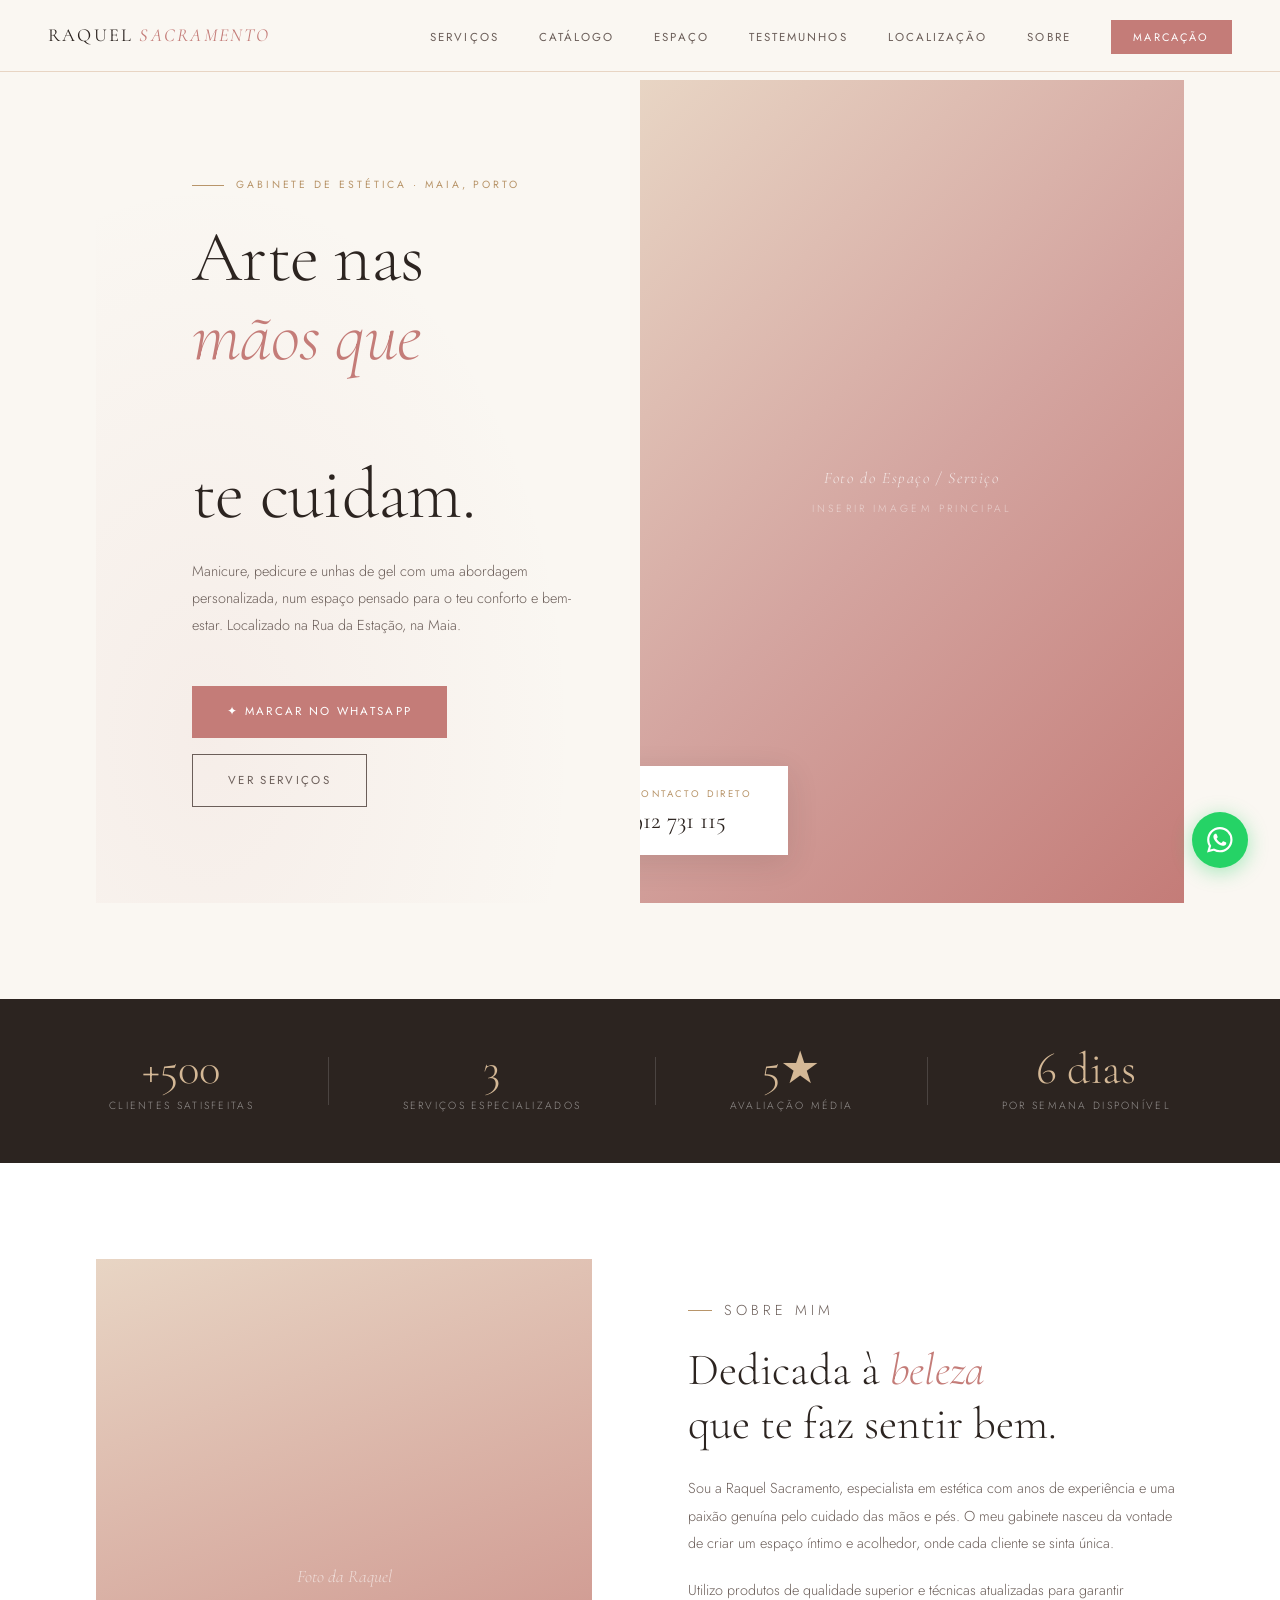
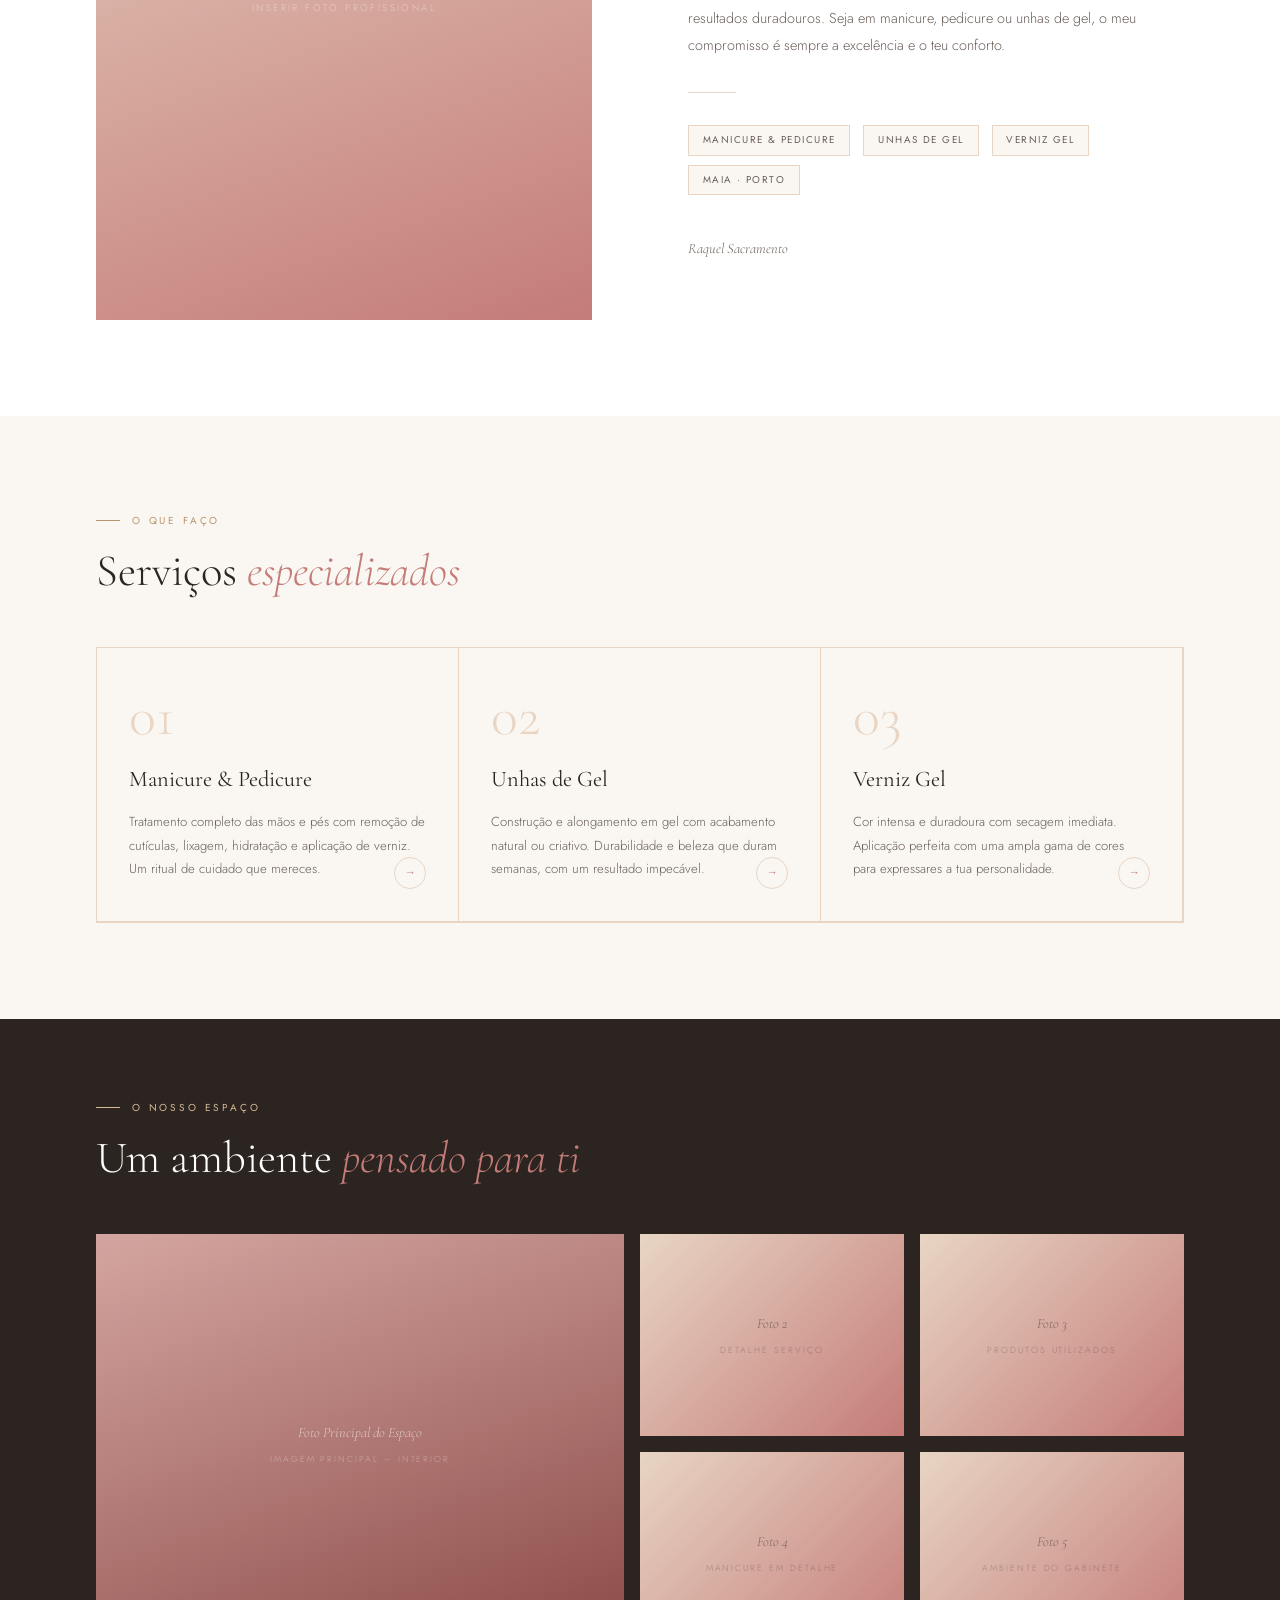
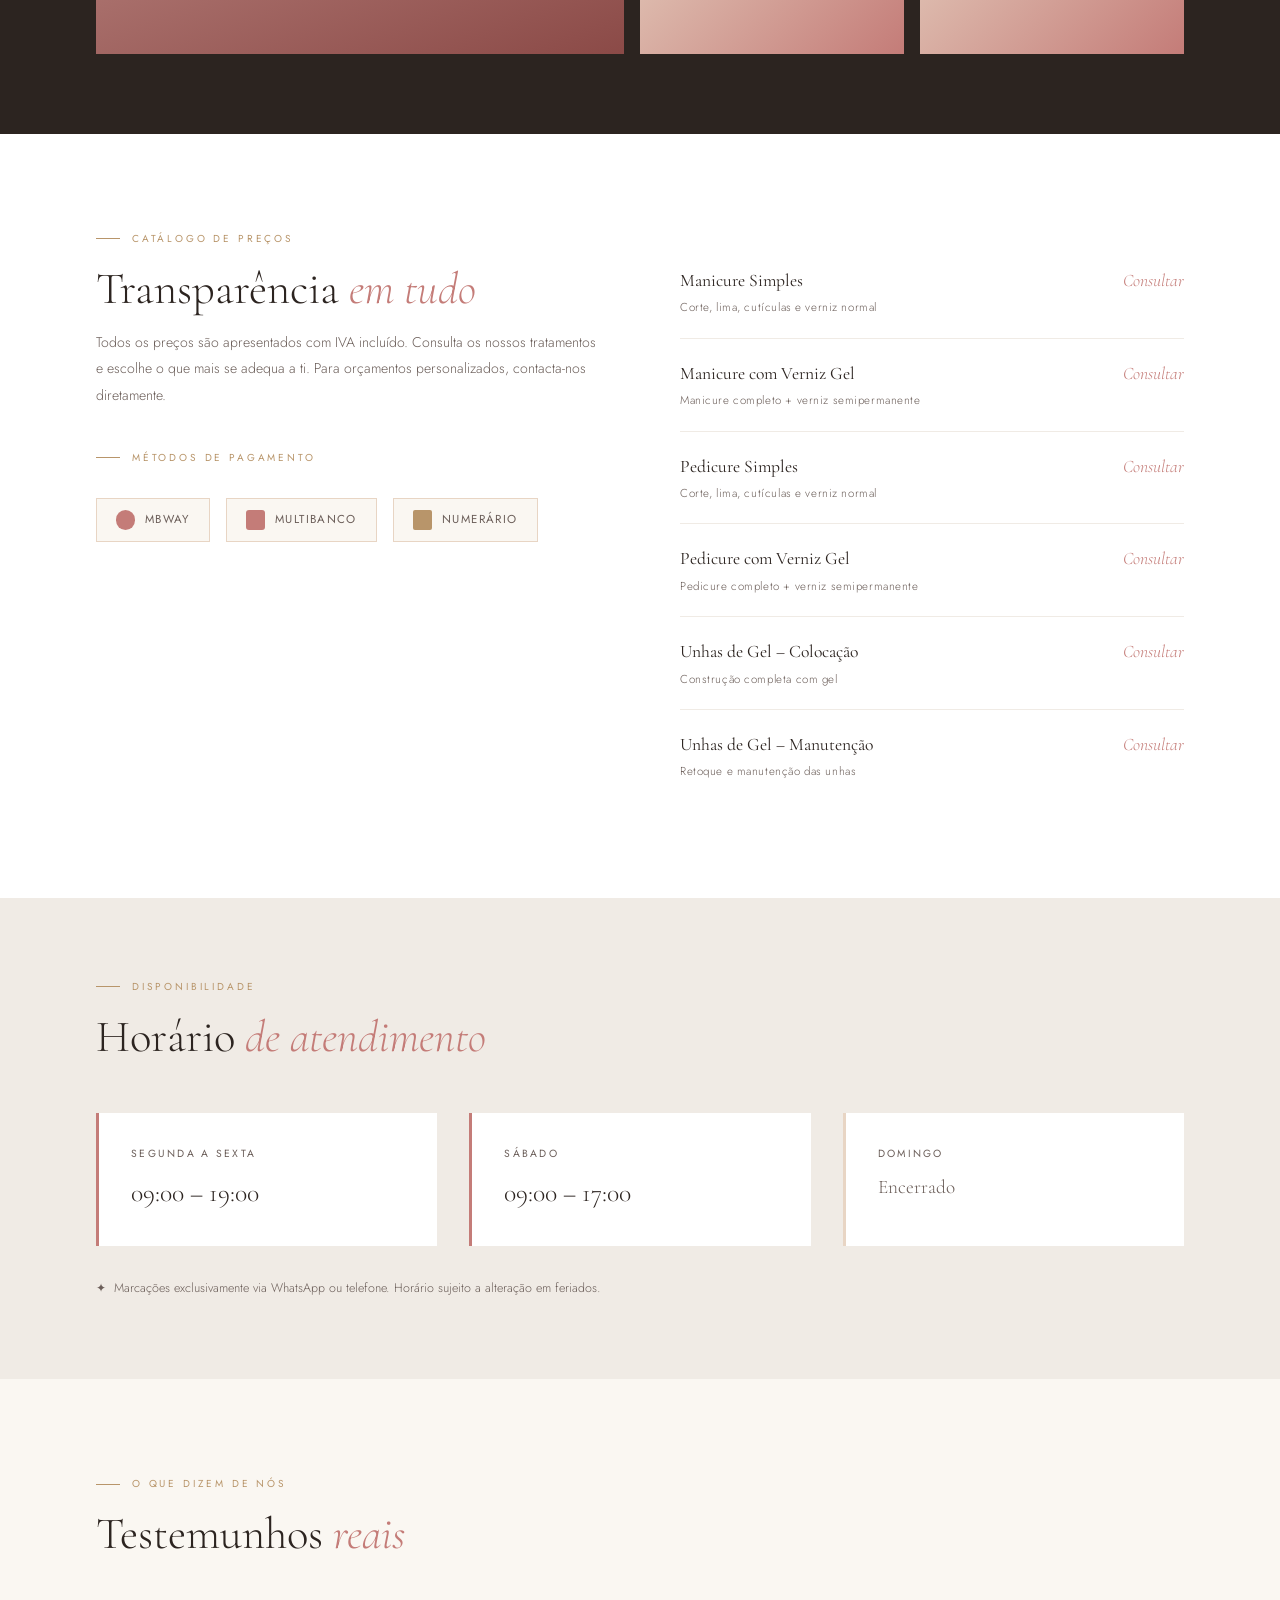
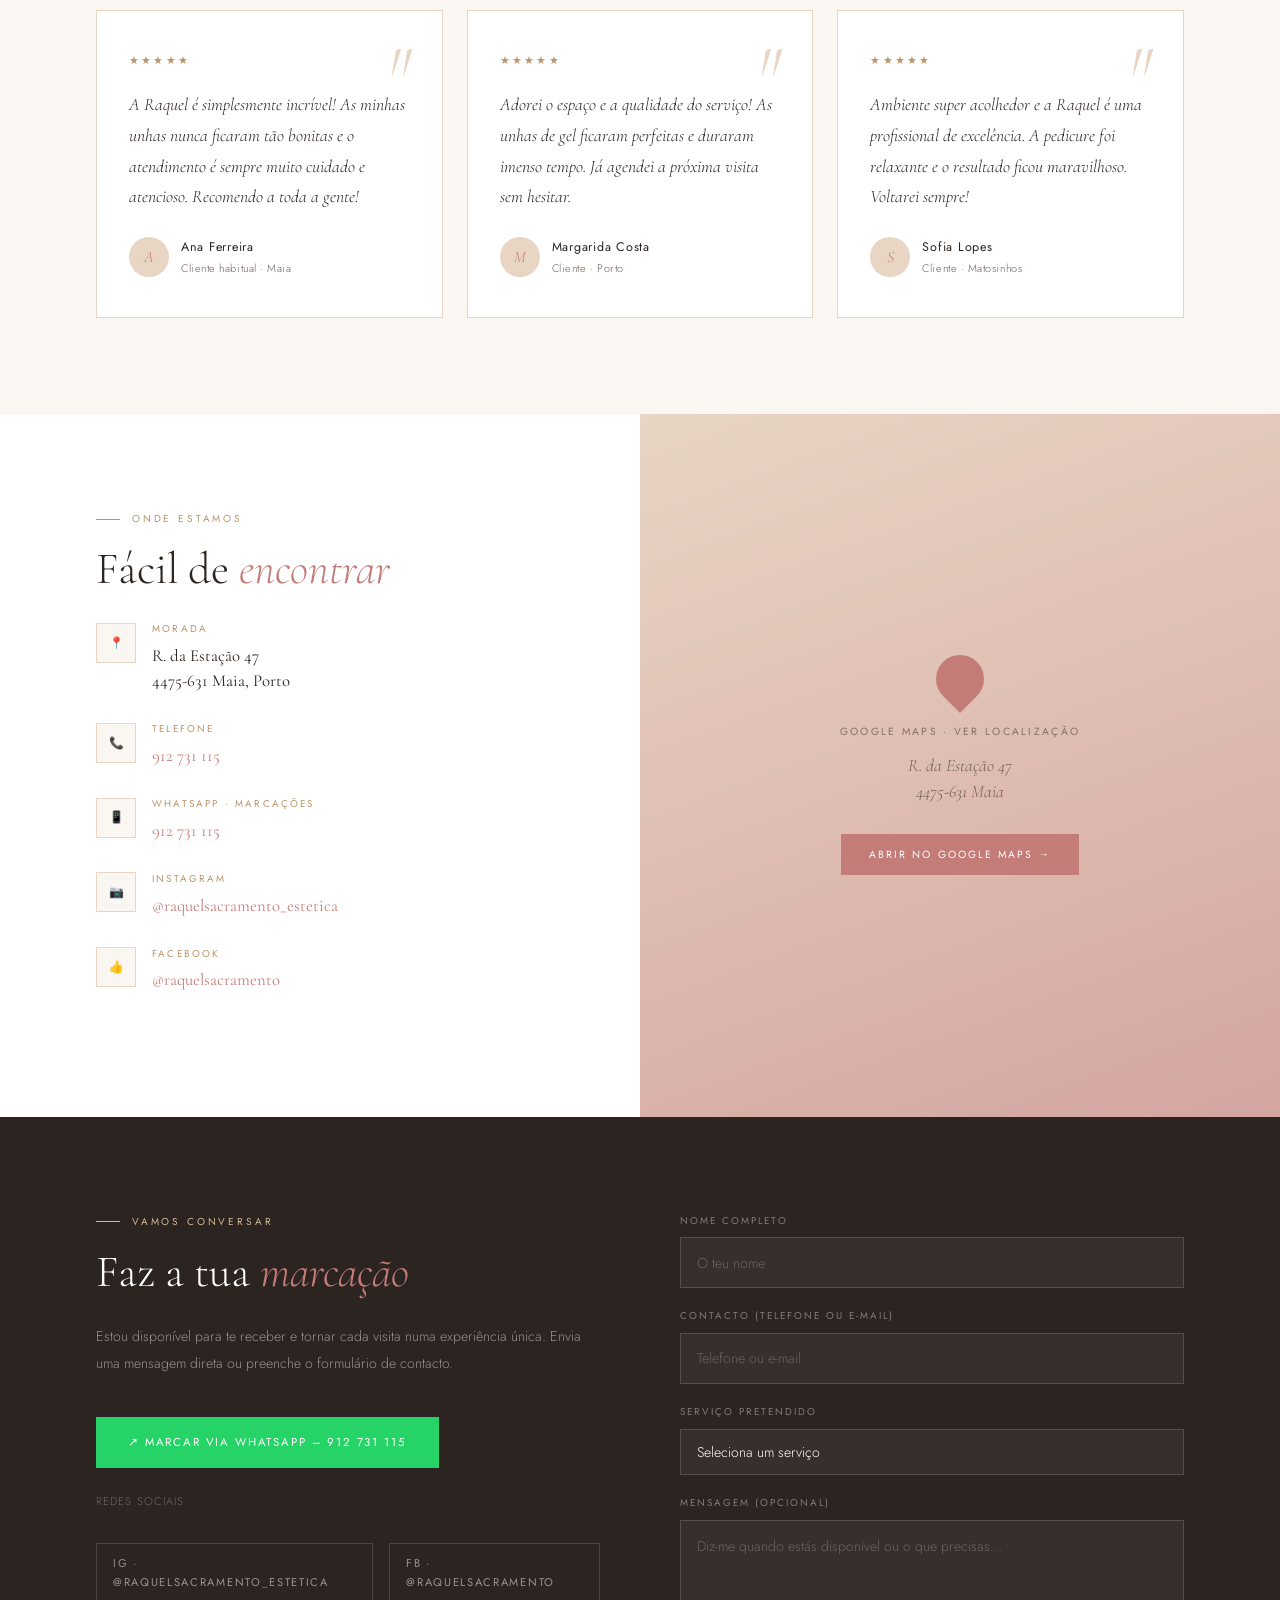
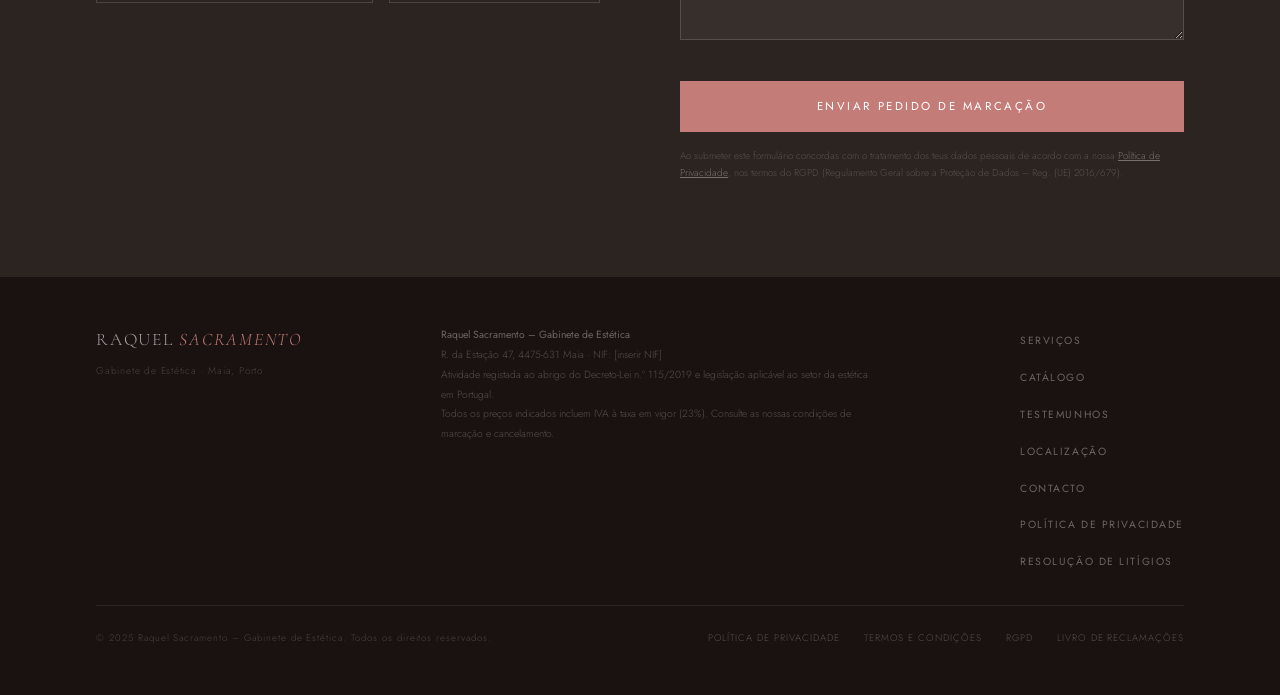
<file: src/imports/raquel_sacramento_estetica_(1).html>
<!DOCTYPE html>
<html lang="pt">
<head>
<meta charset="UTF-8">
<meta name="viewport" content="width=device-width, initial-scale=1.0">
<title>Raquel Sacramento – Gabinete de Estética | Maia, Porto</title>
<link rel="preconnect" href="https://fonts.googleapis.com">
<link href="https://fonts.googleapis.com/css2?family=Cormorant+Garamond:ital,wght@0,300;0,400;0,500;0,600;1,300;1,400&family=Jost:wght@300;400;500&display=swap" rel="stylesheet">
<style>
  :root {
    --cream: #FAF7F2;
    --warm-nude: #E8D5C4;
    --blush: #D4A5A0;
    --rose: #C47C78;
    --deep-rose: #8B4A47;
    --charcoal: #2C2420;
    --warm-gray: #6B5E59;
    --light-gray: #F0EBE5;
    --white: #FFFFFF;
    --gold: #B8956A;
    --gold-light: #D4B896;
    --font-display: 'Cormorant Garamond', Georgia, serif;
    --font-body: 'Jost', sans-serif;
  }

  * { margin: 0; padding: 0; box-sizing: border-box; }
  html { scroll-behavior: smooth; }

  body {
    font-family: var(--font-body);
    background: var(--cream);
    color: var(--charcoal);
    font-weight: 300;
    line-height: 1.7;
    overflow-x: hidden;
  }

  /* ─── NAV ─────────────────────────────────────────────── */
  nav {
    position: fixed;
    top: 0;
    width: 100%;
    z-index: 100;
    padding: 1.25rem 3rem;
    display: flex;
    align-items: center;
    justify-content: space-between;
    background: rgba(250,247,242,0.95);
    backdrop-filter: blur(12px);
    border-bottom: 0.5px solid var(--warm-nude);
  }

  .nav-logo {
    font-family: var(--font-display);
    font-size: 1.15rem;
    font-weight: 400;
    letter-spacing: 0.12em;
    color: var(--charcoal);
    text-decoration: none;
    text-transform: uppercase;
  }

  .nav-logo span {
    color: var(--rose);
    font-style: italic;
  }

  .nav-links {
    display: flex;
    gap: 2.5rem;
    list-style: none;
  }

  .nav-links a {
    text-decoration: none;
    font-size: 0.72rem;
    letter-spacing: 0.18em;
    text-transform: uppercase;
    color: var(--warm-gray);
    transition: color 0.3s;
    font-weight: 400;
  }

  .nav-links a:hover { color: var(--rose); }

  .nav-cta {
    background: var(--rose);
    color: var(--white) !important;
    padding: 0.55rem 1.4rem;
    border-radius: 0;
    font-size: 0.68rem !important;
    letter-spacing: 0.2em !important;
    transition: background 0.3s !important;
  }

  .nav-cta:hover { background: var(--deep-rose) !important; color: var(--white) !important; }

  /* ─── HERO ─────────────────────────────────────────────── */
  #hero {
    min-height: 100vh;
    display: grid;
    grid-template-columns: 1fr 1fr;
    overflow: hidden;
    padding-top: 80px;
  }

  .hero-left {
    display: flex;
    flex-direction: column;
    justify-content: center;
    padding: 6rem 4rem 6rem 6rem;
    position: relative;
  }

  .hero-left::before {
    content: '';
    position: absolute;
    top: 0; left: 0; right: 0; bottom: 0;
    background: radial-gradient(ellipse at 20% 80%, rgba(196,124,120,0.08) 0%, transparent 60%);
    pointer-events: none;
  }

  .hero-eyebrow {
    font-size: 0.65rem;
    letter-spacing: 0.28em;
    text-transform: uppercase;
    color: var(--gold);
    margin-bottom: 1.5rem;
    font-weight: 400;
    display: flex;
    align-items: center;
    gap: 0.75rem;
  }

  .hero-eyebrow::before {
    content: '';
    display: inline-block;
    width: 2rem;
    height: 0.5px;
    background: var(--gold);
  }

  .hero-title {
    font-family: var(--font-display);
    font-size: 4.5rem;
    font-weight: 300;
    line-height: 1.1;
    color: var(--charcoal);
    margin-bottom: 1.5rem;
    letter-spacing: -0.01em;
  }

  .hero-title em {
    font-style: italic;
    color: var(--rose);
    display: block;
  }

  .hero-sub {
    font-size: 0.9rem;
    color: var(--warm-gray);
    max-width: 380px;
    line-height: 1.85;
    margin-bottom: 3rem;
    font-weight: 300;
  }

  .hero-actions {
    display: flex;
    gap: 1rem;
    align-items: center;
    flex-wrap: wrap;
  }

  .btn-primary {
    display: inline-flex;
    align-items: center;
    gap: 0.6rem;
    background: var(--rose);
    color: var(--white);
    text-decoration: none;
    padding: 1rem 2.2rem;
    font-size: 0.72rem;
    letter-spacing: 0.2em;
    text-transform: uppercase;
    font-family: var(--font-body);
    font-weight: 400;
    transition: all 0.3s;
    border: none;
    cursor: pointer;
  }

  .btn-primary:hover { background: var(--deep-rose); transform: translateY(-1px); }

  .btn-outline {
    display: inline-flex;
    align-items: center;
    gap: 0.6rem;
    border: 0.5px solid var(--warm-gray);
    color: var(--warm-gray);
    text-decoration: none;
    padding: 1rem 2.2rem;
    font-size: 0.72rem;
    letter-spacing: 0.2em;
    text-transform: uppercase;
    font-family: var(--font-body);
    font-weight: 400;
    transition: all 0.3s;
    background: transparent;
    cursor: pointer;
  }

  .btn-outline:hover {
    border-color: var(--rose);
    color: var(--rose);
  }

  .hero-right {
    position: relative;
    background: var(--warm-nude);
    overflow: hidden;
  }

  .hero-img-placeholder {
    width: 100%;
    height: 100%;
    background: linear-gradient(135deg, #E8D5C4 0%, #D4A5A0 50%, #C47C78 100%);
    display: flex;
    flex-direction: column;
    align-items: center;
    justify-content: center;
    color: rgba(255,255,255,0.7);
    font-family: var(--font-display);
    font-size: 1rem;
    font-style: italic;
    letter-spacing: 0.1em;
  }

  .hero-img-label {
    font-size: 0.65rem;
    letter-spacing: 0.3em;
    text-transform: uppercase;
    color: rgba(255,255,255,0.5);
    margin-top: 0.5rem;
    font-family: var(--font-body);
    font-style: normal;
    font-weight: 300;
  }

  .hero-badge {
    position: absolute;
    bottom: 3rem;
    left: -2rem;
    background: var(--white);
    padding: 1.25rem 1.5rem;
    box-shadow: 0 8px 32px rgba(44,36,32,0.12);
    min-width: 180px;
  }

  .hero-badge-label {
    font-size: 0.6rem;
    letter-spacing: 0.25em;
    text-transform: uppercase;
    color: var(--gold);
    margin-bottom: 0.25rem;
    font-weight: 400;
  }

  .hero-badge-value {
    font-family: var(--font-display);
    font-size: 1.5rem;
    color: var(--charcoal);
    font-weight: 400;
    line-height: 1.2;
  }

  /* ─── SECTION BASE ─────────────────────────────────────── */
  section { padding: 6rem 6rem; }

  .section-eyebrow {
    font-size: 0.63rem;
    letter-spacing: 0.28em;
    text-transform: uppercase;
    color: var(--gold);
    margin-bottom: 1rem;
    font-weight: 400;
    display: flex;
    align-items: center;
    gap: 0.75rem;
  }

  .section-eyebrow::before {
    content: '';
    display: inline-block;
    width: 1.5rem;
    height: 0.5px;
    background: var(--gold);
  }

  .section-title {
    font-family: var(--font-display);
    font-size: 2.8rem;
    font-weight: 300;
    line-height: 1.2;
    color: var(--charcoal);
    margin-bottom: 1.5rem;
  }

  .section-title em {
    font-style: italic;
    color: var(--rose);
  }

  /* ─── DESTAQUES STRIP ──────────────────────────────────── */
  #destaques {
    background: var(--charcoal);
    padding: 3rem 6rem;
    display: flex;
    gap: 3rem;
    align-items: center;
    justify-content: space-around;
    flex-wrap: wrap;
  }

  .destaque-item {
    text-align: center;
    color: var(--white);
  }

  .destaque-number {
    font-family: var(--font-display);
    font-size: 2.8rem;
    font-weight: 300;
    color: var(--gold-light);
    line-height: 1;
    margin-bottom: 0.3rem;
  }

  .destaque-label {
    font-size: 0.65rem;
    letter-spacing: 0.22em;
    text-transform: uppercase;
    color: rgba(255,255,255,0.5);
    font-weight: 300;
  }

  .destaque-divider {
    width: 0.5px;
    height: 3rem;
    background: rgba(255,255,255,0.15);
  }

  /* ─── SOBRE ────────────────────────────────────────────── */
  #sobre {
    background: var(--white);
    display: grid;
    grid-template-columns: 1fr 1fr;
    gap: 6rem;
    align-items: center;
  }

  .sobre-img {
    aspect-ratio: 3/4;
    background: linear-gradient(160deg, #E8D5C4 0%, #C47C78 100%);
    position: relative;
    display: flex;
    align-items: center;
    justify-content: center;
    color: rgba(255,255,255,0.6);
    font-family: var(--font-display);
    font-style: italic;
    font-size: 1.1rem;
    flex-direction: column;
    gap: 0.5rem;
  }

  .sobre-img-tag {
    font-family: var(--font-body);
    font-style: normal;
    font-size: 0.6rem;
    letter-spacing: 0.25em;
    text-transform: uppercase;
    color: rgba(255,255,255,0.45);
    font-weight: 300;
  }

  .sobre-text p {
    color: var(--warm-gray);
    font-size: 0.9rem;
    margin-bottom: 1.25rem;
    font-weight: 300;
    line-height: 1.9;
  }

  .sobre-signature {
    font-family: var(--font-display);
    font-size: 2rem;
    font-weight: 300;
    font-style: italic;
    color: var(--rose);
    margin-top: 2rem;
  }

  /* ─── SERVIÇOS ─────────────────────────────────────────── */
  #servicos {
    background: var(--cream);
  }

  .servicos-grid {
    display: grid;
    grid-template-columns: repeat(3, 1fr);
    gap: 0;
    margin-top: 3rem;
    border: 0.5px solid var(--warm-nude);
  }

  .servico-card {
    padding: 2.5rem 2rem;
    border-right: 0.5px solid var(--warm-nude);
    border-bottom: 0.5px solid var(--warm-nude);
    transition: background 0.3s;
    cursor: default;
    position: relative;
    overflow: hidden;
  }

  .servico-card:hover { background: var(--white); }

  .servico-card:hover .servico-num { color: var(--rose); }

  .servico-num {
    font-family: var(--font-display);
    font-size: 3.5rem;
    font-weight: 300;
    color: var(--warm-nude);
    line-height: 1;
    margin-bottom: 1rem;
    transition: color 0.3s;
  }

  .servico-name {
    font-family: var(--font-display);
    font-size: 1.4rem;
    font-weight: 400;
    color: var(--charcoal);
    margin-bottom: 0.75rem;
  }

  .servico-desc {
    font-size: 0.82rem;
    color: var(--warm-gray);
    font-weight: 300;
    line-height: 1.8;
  }

  .servico-arrow {
    position: absolute;
    bottom: 2rem;
    right: 2rem;
    width: 2rem;
    height: 2rem;
    border: 0.5px solid var(--warm-nude);
    border-radius: 50%;
    display: flex;
    align-items: center;
    justify-content: center;
    font-size: 0.7rem;
    color: var(--rose);
  }

  /* ─── FOTOS DO ESPAÇO ──────────────────────────────────── */
  #fotos {
    background: var(--charcoal);
    padding: 5rem 6rem;
  }

  #fotos .section-title { color: var(--white); }
  #fotos .section-eyebrow { color: var(--gold-light); }
  #fotos .section-eyebrow::before { background: var(--gold-light); }

  .fotos-grid {
    display: grid;
    grid-template-columns: 2fr 1fr 1fr;
    grid-template-rows: auto auto;
    gap: 1rem;
    margin-top: 3rem;
  }

  .foto-item {
    background: var(--warm-nude);
    display: flex;
    align-items: center;
    justify-content: center;
    flex-direction: column;
    gap: 0.4rem;
    color: rgba(44,36,32,0.5);
    font-family: var(--font-display);
    font-style: italic;
    font-size: 0.9rem;
    position: relative;
    overflow: hidden;
  }

  .foto-item-label {
    font-family: var(--font-body);
    font-style: normal;
    font-size: 0.55rem;
    letter-spacing: 0.22em;
    text-transform: uppercase;
    opacity: 0.6;
    font-weight: 300;
  }

  .foto-main { grid-row: span 2; min-height: 420px; background: linear-gradient(160deg, #D4A5A0, #8B4A47); color: rgba(255,255,255,0.6); }
  .foto-sm { min-height: 200px; background: linear-gradient(135deg, #E8D5C4, #C47C78); }

  /* ─── CATÁLOGO ─────────────────────────────────────────── */
  #catalogo {
    background: var(--white);
    display: grid;
    grid-template-columns: 1fr 1fr;
    gap: 5rem;
    align-items: start;
  }

  .catalogo-left .section-title { margin-bottom: 0.75rem; }

  .catalogo-intro {
    color: var(--warm-gray);
    font-size: 0.88rem;
    margin-bottom: 2.5rem;
    font-weight: 300;
    line-height: 1.9;
  }

  .pagamento-list {
    display: flex;
    gap: 1rem;
    flex-wrap: wrap;
    margin-top: 2rem;
  }

  .pagamento-badge {
    display: flex;
    align-items: center;
    gap: 0.6rem;
    background: var(--cream);
    border: 0.5px solid var(--warm-nude);
    padding: 0.7rem 1.2rem;
    font-size: 0.72rem;
    letter-spacing: 0.12em;
    text-transform: uppercase;
    color: var(--warm-gray);
    font-weight: 400;
  }

  .pagamento-icon {
    width: 1.2rem;
    height: 1.2rem;
    background: var(--rose);
    border-radius: 50%;
    flex-shrink: 0;
  }

  .catalogo-items {
    margin-top: 1rem;
  }

  .catalogo-item {
    display: flex;
    justify-content: space-between;
    align-items: baseline;
    padding: 1.25rem 0;
    border-bottom: 0.5px solid var(--light-gray);
  }

  .catalogo-item:last-child { border-bottom: none; }

  .cat-name {
    font-family: var(--font-display);
    font-size: 1.1rem;
    font-weight: 400;
    color: var(--charcoal);
  }

  .cat-sub {
    font-size: 0.72rem;
    color: var(--warm-gray);
    font-weight: 300;
    letter-spacing: 0.05em;
    display: block;
    margin-top: 0.15rem;
  }

  .cat-price {
    font-family: var(--font-display);
    font-size: 1.1rem;
    color: var(--rose);
    font-weight: 300;
    font-style: italic;
    white-space: nowrap;
    margin-left: 1rem;
  }

  /* ─── HORÁRIO ──────────────────────────────────────────── */
  #horario {
    background: var(--light-gray);
    padding: 5rem 6rem;
  }

  .horario-grid {
    display: grid;
    grid-template-columns: 1fr 1fr 1fr;
    gap: 2rem;
    margin-top: 3rem;
  }

  .horario-card {
    background: var(--white);
    padding: 2rem;
    border-left: 3px solid var(--rose);
  }

  .horario-day {
    font-size: 0.65rem;
    letter-spacing: 0.22em;
    text-transform: uppercase;
    color: var(--warm-gray);
    font-weight: 400;
    margin-bottom: 0.5rem;
  }

  .horario-hours {
    font-family: var(--font-display);
    font-size: 1.6rem;
    font-weight: 300;
    color: var(--charcoal);
  }

  /* ─── TESTEMUNHOS ──────────────────────────────────────── */
  #testemunho {
    background: var(--cream);
    padding: 6rem 6rem;
  }

  .testemunho-grid {
    display: grid;
    grid-template-columns: 1fr 1fr 1fr;
    gap: 1.5rem;
    margin-top: 3rem;
  }

  .testemunho-card {
    background: var(--white);
    padding: 2.5rem 2rem;
    position: relative;
    border: 0.5px solid var(--warm-nude);
  }

  .testemunho-stars {
    color: var(--gold);
    font-size: 0.7rem;
    letter-spacing: 0.2em;
    margin-bottom: 1.25rem;
  }

  .testemunho-text {
    font-family: var(--font-display);
    font-size: 1.1rem;
    font-style: italic;
    color: var(--charcoal);
    line-height: 1.75;
    margin-bottom: 1.5rem;
    font-weight: 300;
  }

  .testemunho-author {
    display: flex;
    align-items: center;
    gap: 0.75rem;
  }

  .testemunho-avatar {
    width: 2.5rem;
    height: 2.5rem;
    border-radius: 50%;
    background: var(--warm-nude);
    display: flex;
    align-items: center;
    justify-content: center;
    font-family: var(--font-display);
    font-size: 1rem;
    color: var(--rose);
    font-style: italic;
    flex-shrink: 0;
  }

  .testemunho-name {
    font-size: 0.78rem;
    font-weight: 400;
    color: var(--charcoal);
    letter-spacing: 0.06em;
  }

  .testemunho-role {
    font-size: 0.68rem;
    color: var(--warm-gray);
    font-weight: 300;
    letter-spacing: 0.05em;
  }

  .testemunho-quote-mark {
    position: absolute;
    top: 1.5rem;
    right: 2rem;
    font-family: var(--font-display);
    font-size: 5rem;
    color: var(--warm-nude);
    line-height: 1;
    font-style: italic;
    font-weight: 300;
    pointer-events: none;
  }

  /* ─── LOCALIZAÇÃO ──────────────────────────────────────── */
  #localizacao {
    background: var(--white);
    display: grid;
    grid-template-columns: 1fr 1fr;
    gap: 0;
    padding: 0;
  }

  .localizacao-info {
    padding: 6rem;
    display: flex;
    flex-direction: column;
    justify-content: center;
  }

  .localizacao-detail {
    display: flex;
    align-items: flex-start;
    gap: 1rem;
    margin-bottom: 1.75rem;
  }

  .loc-icon {
    width: 2.5rem;
    height: 2.5rem;
    background: var(--cream);
    border: 0.5px solid var(--warm-nude);
    display: flex;
    align-items: center;
    justify-content: center;
    font-size: 0.75rem;
    color: var(--rose);
    flex-shrink: 0;
    margin-top: 0.1rem;
  }

  .loc-label {
    font-size: 0.62rem;
    letter-spacing: 0.22em;
    text-transform: uppercase;
    color: var(--gold);
    font-weight: 400;
    margin-bottom: 0.3rem;
  }

  .loc-value {
    font-family: var(--font-display);
    font-size: 1.05rem;
    color: var(--charcoal);
    font-weight: 400;
    line-height: 1.5;
  }

  .loc-value a {
    color: var(--rose);
    text-decoration: none;
  }

  .map-placeholder {
    background: linear-gradient(160deg, #E8D5C4 0%, #D4A5A0 100%);
    min-height: 500px;
    display: flex;
    align-items: center;
    justify-content: center;
    flex-direction: column;
    gap: 0.75rem;
    position: relative;
  }

  .map-pin {
    width: 3rem;
    height: 3rem;
    background: var(--rose);
    border-radius: 50% 50% 50% 0;
    transform: rotate(-45deg);
    margin-bottom: 0.5rem;
  }

  .map-label {
    font-size: 0.65rem;
    letter-spacing: 0.22em;
    text-transform: uppercase;
    color: rgba(44,36,32,0.5);
    font-weight: 400;
    font-family: var(--font-body);
  }

  .map-address {
    font-family: var(--font-display);
    font-size: 1.1rem;
    color: rgba(44,36,32,0.6);
    font-style: italic;
    text-align: center;
    padding: 0 2rem;
    line-height: 1.5;
  }

  .map-btn {
    margin-top: 1rem;
    background: var(--rose);
    color: var(--white);
    padding: 0.75rem 1.75rem;
    font-size: 0.65rem;
    letter-spacing: 0.2em;
    text-transform: uppercase;
    font-family: var(--font-body);
    font-weight: 400;
    text-decoration: none;
    border: none;
    cursor: pointer;
    transition: background 0.3s;
    display: inline-block;
  }

  .map-btn:hover { background: var(--deep-rose); }

  /* ─── CONTACTO ─────────────────────────────────────────── */
  #contacto {
    background: var(--charcoal);
    padding: 6rem 6rem;
    display: grid;
    grid-template-columns: 1fr 1fr;
    gap: 5rem;
    align-items: start;
  }

  #contacto .section-title { color: var(--white); }
  #contacto .section-eyebrow { color: var(--gold-light); }
  #contacto .section-eyebrow::before { background: var(--gold-light); }

  .contacto-intro {
    color: rgba(255,255,255,0.5);
    font-size: 0.88rem;
    font-weight: 300;
    line-height: 1.9;
    margin-bottom: 2.5rem;
  }

  .contacto-whatsapp {
    display: inline-flex;
    align-items: center;
    gap: 0.75rem;
    background: #25D366;
    color: var(--white);
    text-decoration: none;
    padding: 1rem 2rem;
    font-size: 0.72rem;
    letter-spacing: 0.16em;
    text-transform: uppercase;
    font-weight: 400;
    transition: opacity 0.3s;
    margin-bottom: 1rem;
    display: block;
    width: fit-content;
  }

  .contacto-whatsapp:hover { opacity: 0.9; }

  .form-group {
    margin-bottom: 1.25rem;
  }

  .form-label {
    display: block;
    font-size: 0.62rem;
    letter-spacing: 0.2em;
    text-transform: uppercase;
    color: rgba(255,255,255,0.4);
    font-weight: 400;
    margin-bottom: 0.5rem;
  }

  .form-input, .form-select, .form-textarea {
    width: 100%;
    background: rgba(255,255,255,0.05);
    border: 0.5px solid rgba(255,255,255,0.15);
    color: var(--white);
    padding: 0.9rem 1rem;
    font-family: var(--font-body);
    font-size: 0.88rem;
    font-weight: 300;
    outline: none;
    transition: border-color 0.3s;
    appearance: none;
  }

  .form-input:focus, .form-select:focus, .form-textarea:focus {
    border-color: var(--rose);
  }

  .form-input::placeholder, .form-textarea::placeholder {
    color: rgba(255,255,255,0.25);
  }

  .form-select option { background: var(--charcoal); color: var(--white); }

  .form-textarea { resize: vertical; min-height: 120px; }

  .form-submit {
    width: 100%;
    background: var(--rose);
    color: var(--white);
    border: none;
    padding: 1.1rem;
    font-family: var(--font-body);
    font-size: 0.72rem;
    letter-spacing: 0.22em;
    text-transform: uppercase;
    font-weight: 400;
    cursor: pointer;
    margin-top: 0.75rem;
    transition: background 0.3s;
  }

  .form-submit:hover { background: var(--deep-rose); }

  /* ─── SOCIAL ───────────────────────────────────────────── */
  .social-links {
    display: flex;
    gap: 1rem;
    margin-top: 2rem;
  }

  .social-link {
    display: flex;
    align-items: center;
    gap: 0.5rem;
    text-decoration: none;
    color: rgba(255,255,255,0.5);
    font-size: 0.7rem;
    letter-spacing: 0.15em;
    text-transform: uppercase;
    font-weight: 400;
    border: 0.5px solid rgba(255,255,255,0.15);
    padding: 0.6rem 1rem;
    transition: all 0.3s;
  }

  .social-link:hover { color: var(--white); border-color: rgba(255,255,255,0.4); }

  /* ─── RODAPÉ ───────────────────────────────────────────── */
  footer {
    background: #1A1210;
    padding: 3rem 6rem;
    display: flex;
    align-items: flex-start;
    justify-content: space-between;
    flex-wrap: wrap;
    gap: 2rem;
  }

  .footer-logo {
    font-family: var(--font-display);
    font-size: 1.1rem;
    font-weight: 300;
    color: rgba(255,255,255,0.6);
    text-transform: uppercase;
    letter-spacing: 0.1em;
  }

  .footer-logo em {
    font-style: italic;
    color: var(--rose);
  }

  .footer-legal {
    font-size: 0.65rem;
    color: rgba(255,255,255,0.25);
    line-height: 1.9;
    font-weight: 300;
    max-width: 440px;
  }

  .footer-legal a { color: rgba(255,255,255,0.35); text-decoration: none; }
  .footer-legal a:hover { color: var(--rose); }

  .footer-links {
    list-style: none;
    display: flex;
    flex-direction: column;
    gap: 0.6rem;
  }

  .footer-links a {
    font-size: 0.65rem;
    letter-spacing: 0.15em;
    text-transform: uppercase;
    color: rgba(255,255,255,0.35);
    text-decoration: none;
    font-weight: 400;
    transition: color 0.3s;
  }

  .footer-links a:hover { color: var(--rose); }

  .footer-bottom {
    width: 100%;
    border-top: 0.5px solid rgba(255,255,255,0.08);
    padding-top: 1.5rem;
    display: flex;
    justify-content: space-between;
    align-items: center;
    flex-wrap: wrap;
    gap: 0.75rem;
  }

  .footer-copy {
    font-size: 0.6rem;
    color: rgba(255,255,255,0.2);
    letter-spacing: 0.1em;
    font-weight: 300;
  }

  .footer-legal-links {
    display: flex;
    gap: 1.5rem;
  }

  .footer-legal-links a {
    font-size: 0.6rem;
    color: rgba(255,255,255,0.25);
    text-decoration: none;
    letter-spacing: 0.1em;
    text-transform: uppercase;
    transition: color 0.3s;
  }

  .footer-legal-links a:hover { color: var(--rose); }

  /* ─── CTA FLUTUANTE WHATSAPP ──────────────────────────── */
  .whatsapp-float {
    position: fixed;
    bottom: 2rem;
    right: 2rem;
    z-index: 200;
    width: 3.5rem;
    height: 3.5rem;
    background: #25D366;
    border-radius: 50%;
    display: flex;
    align-items: center;
    justify-content: center;
    text-decoration: none;
    box-shadow: 0 4px 20px rgba(37,211,102,0.4);
    transition: transform 0.3s;
  }

  .whatsapp-float:hover { transform: scale(1.08); }

  .whatsapp-float svg { width: 1.6rem; height: 1.6rem; fill: white; }

  /* ─── UTILITÁRIOS ──────────────────────────────────────── */
  .divider {
    width: 3rem;
    height: 0.5px;
    background: var(--warm-nude);
    margin: 2rem 0;
  }

  .text-center { text-align: center; }

  .mt-4 { margin-top: 2rem; }

  .tag-pill {
    display: inline-block;
    background: var(--cream);
    border: 0.5px solid var(--warm-nude);
    font-size: 0.62rem;
    letter-spacing: 0.15em;
    text-transform: uppercase;
    color: var(--warm-gray);
    padding: 0.35rem 0.85rem;
    font-weight: 400;
    margin-right: 0.5rem;
    margin-bottom: 0.5rem;
  }

  /* Animations */
  @keyframes fadeUp {
    from { opacity: 0; transform: translateY(20px); }
    to { opacity: 1; transform: translateY(0); }
  }

  .hero-eyebrow { animation: fadeUp 0.8s ease 0.2s both; }
  .hero-title { animation: fadeUp 0.8s ease 0.4s both; }
  .hero-sub { animation: fadeUp 0.8s ease 0.6s both; }
  .hero-actions { animation: fadeUp 0.8s ease 0.8s both; }
</style>
</head>
<body>

<!-- ─── NAV ──────────────────────────────────────────────── -->
<nav>
  <a href="#hero" class="nav-logo">Raquel <span>Sacramento</span></a>
  <ul class="nav-links">
    <li><a href="#servicos">Serviços</a></li>
    <li><a href="#catalogo">Catálogo</a></li>
    <li><a href="#fotos">Espaço</a></li>
    <li><a href="#testemunho">Testemunhos</a></li>
    <li><a href="#localizacao">Localização</a></li>
    <li><a href="#sobre">Sobre</a></li>
    <li><a href="#contacto" class="nav-cta">Marcação</a></li>
  </ul>
</nav>

<!-- ─── HERO ─────────────────────────────────────────────── -->
<section id="hero">
  <div class="hero-left">
    <p class="hero-eyebrow">Gabinete de Estética · Maia, Porto</p>
    <h1 class="hero-title">
      Arte nas<br>
      <em>mãos que</em><br>
      te cuidam.
    </h1>
    <p class="hero-sub">Manicure, pedicure e unhas de gel com uma abordagem personalizada, num espaço pensado para o teu conforto e bem-estar. Localizado na Rua da Estação, na Maia.</p>
    <div class="hero-actions">
      <a href="https://wa.me/351912731115?text=Olá%20Raquel!%20Gostaria%20de%20fazer%20uma%20marcação." class="btn-primary" target="_blank">
        ✦ Marcar no WhatsApp
      </a>
      <a href="#servicos" class="btn-outline">Ver Serviços</a>
    </div>
  </div>
  <div class="hero-right">
    <div class="hero-img-placeholder">
      Foto do Espaço / Serviço
      <span class="hero-img-label">Inserir imagem principal</span>
    </div>
    <div class="hero-badge">
      <p class="hero-badge-label">Contacto direto</p>
      <p class="hero-badge-value">912 731 115</p>
    </div>
  </div>
</section>

<!-- ─── DESTAQUES ─────────────────────────────────────────── -->
<div id="destaques">
  <div class="destaque-item">
    <p class="destaque-number">+500</p>
    <p class="destaque-label">Clientes satisfeitas</p>
  </div>
  <div class="destaque-divider"></div>
  <div class="destaque-item">
    <p class="destaque-number">3</p>
    <p class="destaque-label">Serviços especializados</p>
  </div>
  <div class="destaque-divider"></div>
  <div class="destaque-item">
    <p class="destaque-number">5★</p>
    <p class="destaque-label">Avaliação média</p>
  </div>
  <div class="destaque-divider"></div>
  <div class="destaque-item">
    <p class="destaque-number">6 dias</p>
    <p class="destaque-label">Por semana disponível</p>
  </div>
</div>

<!-- ─── SOBRE ─────────────────────────────────────────────── -->
<section id="sobre">
  <div class="sobre-img">
    Foto da Raquel
    <span class="sobre-img-tag">Inserir foto profissional</span>
  </div>
  <div class="sobre-text">
    <p class="section-eyebrow">Sobre mim</p>
    <h2 class="section-title">Dedicada à <em>beleza</em><br>que te faz sentir bem.</h2>
    <p>Sou a Raquel Sacramento, especialista em estética com anos de experiência e uma paixão genuína pelo cuidado das mãos e pés. O meu gabinete nasceu da vontade de criar um espaço íntimo e acolhedor, onde cada cliente se sinta única.</p>
    <p>Utilizo produtos de qualidade superior e técnicas atualizadas para garantir resultados duradouros. Seja em manicure, pedicure ou unhas de gel, o meu compromisso é sempre a excelência e o teu conforto.</p>
    <div class="divider"></div>
    <div>
      <span class="tag-pill">Manicure & Pedicure</span>
      <span class="tag-pill">Unhas de Gel</span>
      <span class="tag-pill">Verniz Gel</span>
      <span class="tag-pill">Maia · Porto</span>
    </div>
    <p class="sobre-signature">Raquel Sacramento</p>
  </div>
</section>

<!-- ─── SERVIÇOS ──────────────────────────────────────────── -->
<section id="servicos">
  <p class="section-eyebrow">O que faço</p>
  <h2 class="section-title">Serviços <em>especializados</em></h2>
  <div class="servicos-grid">
    <div class="servico-card">
      <p class="servico-num">01</p>
      <h3 class="servico-name">Manicure & Pedicure</h3>
      <p class="servico-desc">Tratamento completo das mãos e pés com remoção de cutículas, lixagem, hidratação e aplicação de verniz. Um ritual de cuidado que mereces.</p>
      <div class="servico-arrow">→</div>
    </div>
    <div class="servico-card">
      <p class="servico-num">02</p>
      <h3 class="servico-name">Unhas de Gel</h3>
      <p class="servico-desc">Construção e alongamento em gel com acabamento natural ou criativo. Durabilidade e beleza que duram semanas, com um resultado impecável.</p>
      <div class="servico-arrow">→</div>
    </div>
    <div class="servico-card">
      <p class="servico-num">03</p>
      <h3 class="servico-name">Verniz Gel</h3>
      <p class="servico-desc">Cor intensa e duradoura com secagem imediata. Aplicação perfeita com uma ampla gama de cores para expressares a tua personalidade.</p>
      <div class="servico-arrow">→</div>
    </div>
  </div>
</section>

<!-- ─── FOTOS DO ESPAÇO ────────────────────────────────────── -->
<section id="fotos">
  <p class="section-eyebrow">O nosso espaço</p>
  <h2 class="section-title">Um ambiente <em>pensado para ti</em></h2>
  <div class="fotos-grid">
    <div class="foto-item foto-main">
      Foto Principal do Espaço
      <span class="foto-item-label">Imagem principal – interior</span>
    </div>
    <div class="foto-item foto-sm">
      Foto 2
      <span class="foto-item-label">Detalhe serviço</span>
    </div>
    <div class="foto-item foto-sm">
      Foto 3
      <span class="foto-item-label">Produtos utilizados</span>
    </div>
    <div class="foto-item foto-sm">
      Foto 4
      <span class="foto-item-label">Manicure em detalhe</span>
    </div>
    <div class="foto-item foto-sm">
      Foto 5
      <span class="foto-item-label">Ambiente do gabinete</span>
    </div>
  </div>
</section>

<!-- ─── CATÁLOGO ──────────────────────────────────────────── -->
<section id="catalogo">
  <div class="catalogo-left">
    <p class="section-eyebrow">Catálogo de preços</p>
    <h2 class="section-title">Transparência <em>em tudo</em></h2>
    <p class="catalogo-intro">Todos os preços são apresentados com IVA incluído. Consulta os nossos tratamentos e escolhe o que mais se adequa a ti. Para orçamentos personalizados, contacta-nos diretamente.</p>

    <p class="section-eyebrow" style="margin-top: 2rem;">Métodos de pagamento</p>
    <div class="pagamento-list">
      <div class="pagamento-badge">
        <div class="pagamento-icon"></div>
        MBWay
      </div>
      <div class="pagamento-badge">
        <div class="pagamento-icon" style="border-radius:3px;"></div>
        Multibanco
      </div>
      <div class="pagamento-badge">
        <div class="pagamento-icon" style="background: var(--gold); border-radius: 2px;"></div>
        Numerário
      </div>
    </div>
  </div>

  <div class="catalogo-items">
    <div class="catalogo-item">
      <div>
        <p class="cat-name">Manicure Simples</p>
        <span class="cat-sub">Corte, lima, cutículas e verniz normal</span>
      </div>
      <p class="cat-price">Consultar</p>
    </div>
    <div class="catalogo-item">
      <div>
        <p class="cat-name">Manicure com Verniz Gel</p>
        <span class="cat-sub">Manicure completo + verniz semipermanente</span>
      </div>
      <p class="cat-price">Consultar</p>
    </div>
    <div class="catalogo-item">
      <div>
        <p class="cat-name">Pedicure Simples</p>
        <span class="cat-sub">Corte, lima, cutículas e verniz normal</span>
      </div>
      <p class="cat-price">Consultar</p>
    </div>
    <div class="catalogo-item">
      <div>
        <p class="cat-name">Pedicure com Verniz Gel</p>
        <span class="cat-sub">Pedicure completo + verniz semipermanente</span>
      </div>
      <p class="cat-price">Consultar</p>
    </div>
    <div class="catalogo-item">
      <div>
        <p class="cat-name">Unhas de Gel – Colocação</p>
        <span class="cat-sub">Construção completa com gel</span>
      </div>
      <p class="cat-price">Consultar</p>
    </div>
    <div class="catalogo-item">
      <div>
        <p class="cat-name">Unhas de Gel – Manutenção</p>
        <span class="cat-sub">Retoque e manutenção das unhas</span>
      </div>
      <p class="cat-price">Consultar</p>
    </div>
  </div>
</section>

<!-- ─── HORÁRIO ───────────────────────────────────────────── -->
<section id="horario">
  <p class="section-eyebrow">Disponibilidade</p>
  <h2 class="section-title">Horário <em>de atendimento</em></h2>
  <div class="horario-grid">
    <div class="horario-card">
      <p class="horario-day">Segunda a Sexta</p>
      <p class="horario-hours">09:00 – 19:00</p>
    </div>
    <div class="horario-card">
      <p class="horario-day">Sábado</p>
      <p class="horario-hours">09:00 – 17:00</p>
    </div>
    <div class="horario-card" style="border-left-color: var(--warm-nude);">
      <p class="horario-day">Domingo</p>
      <p class="horario-hours" style="color: var(--warm-gray); font-size:1.2rem;">Encerrado</p>
    </div>
  </div>
  <p style="margin-top: 2rem; font-size: 0.78rem; color: var(--warm-gray); font-weight: 300;">
    ✦ &nbsp;Marcações exclusivamente via WhatsApp ou telefone. Horário sujeito a alteração em feriados.
  </p>
</section>

<!-- ─── TESTEMUNHOS ───────────────────────────────────────── -->
<section id="testemunho">
  <p class="section-eyebrow">O que dizem de nós</p>
  <h2 class="section-title">Testemunhos <em>reais</em></h2>
  <div class="testemunho-grid">
    <div class="testemunho-card">
      <div class="testemunho-quote-mark">"</div>
      <p class="testemunho-stars">★★★★★</p>
      <p class="testemunho-text">A Raquel é simplesmente incrível! As minhas unhas nunca ficaram tão bonitas e o atendimento é sempre muito cuidado e atencioso. Recomendo a toda a gente!</p>
      <div class="testemunho-author">
        <div class="testemunho-avatar">A</div>
        <div>
          <p class="testemunho-name">Ana Ferreira</p>
          <p class="testemunho-role">Cliente habitual · Maia</p>
        </div>
      </div>
    </div>
    <div class="testemunho-card">
      <div class="testemunho-quote-mark">"</div>
      <p class="testemunho-stars">★★★★★</p>
      <p class="testemunho-text">Adorei o espaço e a qualidade do serviço! As unhas de gel ficaram perfeitas e duraram imenso tempo. Já agendei a próxima visita sem hesitar.</p>
      <div class="testemunho-author">
        <div class="testemunho-avatar">M</div>
        <div>
          <p class="testemunho-name">Margarida Costa</p>
          <p class="testemunho-role">Cliente · Porto</p>
        </div>
      </div>
    </div>
    <div class="testemunho-card">
      <div class="testemunho-quote-mark">"</div>
      <p class="testemunho-stars">★★★★★</p>
      <p class="testemunho-text">Ambiente super acolhedor e a Raquel é uma profissional de excelência. A pedicure foi relaxante e o resultado ficou maravilhoso. Voltarei sempre!</p>
      <div class="testemunho-author">
        <div class="testemunho-avatar">S</div>
        <div>
          <p class="testemunho-name">Sofia Lopes</p>
          <p class="testemunho-role">Cliente · Matosinhos</p>
        </div>
      </div>
    </div>
  </div>
</section>

<!-- ─── LOCALIZAÇÃO ───────────────────────────────────────── -->
<section id="localizacao" style="padding:0;">
  <div class="localizacao-info">
    <p class="section-eyebrow">Onde estamos</p>
    <h2 class="section-title">Fácil de <em>encontrar</em></h2>

    <div class="localizacao-detail">
      <div class="loc-icon">📍</div>
      <div>
        <p class="loc-label">Morada</p>
        <p class="loc-value">R. da Estação 47<br>4475-631 Maia, Porto</p>
      </div>
    </div>

    <div class="localizacao-detail">
      <div class="loc-icon">📞</div>
      <div>
        <p class="loc-label">Telefone</p>
        <p class="loc-value"><a href="tel:+351912731115">912 731 115</a></p>
      </div>
    </div>

    <div class="localizacao-detail">
      <div class="loc-icon">📱</div>
      <div>
        <p class="loc-label">WhatsApp · Marcações</p>
        <p class="loc-value"><a href="https://wa.me/351912731115" target="_blank">912 731 115</a></p>
      </div>
    </div>

    <div class="localizacao-detail">
      <div class="loc-icon">📷</div>
      <div>
        <p class="loc-label">Instagram</p>
        <p class="loc-value"><a href="https://instagram.com/raquelsacramento_estetica" target="_blank">@raquelsacramento_estetica</a></p>
      </div>
    </div>

    <div class="localizacao-detail">
      <div class="loc-icon">👍</div>
      <div>
        <p class="loc-label">Facebook</p>
        <p class="loc-value"><a href="https://facebook.com/raquelsacramento" target="_blank">@raquelsacramento</a></p>
      </div>
    </div>
  </div>

  <div class="map-placeholder">
    <div class="map-pin"></div>
    <p class="map-label">Google Maps · Ver localização</p>
    <p class="map-address">R. da Estação 47<br>4475-631 Maia</p>
    <a href="https://maps.google.com/?q=R.+da+Estação+47,+4475-631+Maia" target="_blank" class="map-btn">
      Abrir no Google Maps →
    </a>
  </div>
</section>

<!-- ─── CONTACTO ──────────────────────────────────────────── -->
<section id="contacto">
  <div>
    <p class="section-eyebrow">Vamos conversar</p>
    <h2 class="section-title">Faz a tua <em>marcação</em></h2>
    <p class="contacto-intro">Estou disponível para te receber e tornar cada visita numa experiência única. Envia uma mensagem direta ou preenche o formulário de contacto.</p>

    <a href="https://wa.me/351912731115?text=Olá%20Raquel!%20Quero%20marcar%20uma%20consulta." class="contacto-whatsapp" target="_blank">
      ↗ Marcar via WhatsApp – 912 731 115
    </a>

    <p style="font-size:0.7rem; color:rgba(255,255,255,0.3); margin-top:1.5rem; margin-bottom:0.5rem; letter-spacing:0.1em; text-transform:uppercase;">Redes Sociais</p>
    <div class="social-links">
      <a href="https://instagram.com/raquelsacramento_estetica" target="_blank" class="social-link">
        IG · @raquelsacramento_estetica
      </a>
      <a href="https://facebook.com/raquelsacramento" target="_blank" class="social-link">
        FB · @raquelsacramento
      </a>
    </div>
  </div>

  <form onsubmit="return false;">
    <div class="form-group">
      <label class="form-label">Nome completo</label>
      <input type="text" class="form-input" placeholder="O teu nome">
    </div>
    <div class="form-group">
      <label class="form-label">Contacto (telefone ou e-mail)</label>
      <input type="text" class="form-input" placeholder="Telefone ou e-mail">
    </div>
    <div class="form-group">
      <label class="form-label">Serviço pretendido</label>
      <select class="form-select">
        <option value="">Seleciona um serviço</option>
        <option>Manicure</option>
        <option>Pedicure</option>
        <option>Unhas de Gel – Colocação</option>
        <option>Unhas de Gel – Manutenção</option>
        <option>Verniz Gel</option>
        <option>Outro / Dúvida</option>
      </select>
    </div>
    <div class="form-group">
      <label class="form-label">Mensagem (opcional)</label>
      <textarea class="form-textarea" placeholder="Diz-me quando estás disponível ou o que precisas…"></textarea>
    </div>
    <button type="submit" class="form-submit">Enviar Pedido de Marcação</button>
    <p style="font-size:0.62rem; color:rgba(255,255,255,0.2); margin-top:1rem; line-height:1.7; font-weight:300;">
      Ao submeter este formulário concordas com o tratamento dos teus dados pessoais de acordo com a nossa <a href="#" style="color:rgba(255,255,255,0.35); text-decoration:underline;">Política de Privacidade</a>, nos termos do RGPD (Regulamento Geral sobre a Proteção de Dados – Reg. (UE) 2016/679).
    </p>
  </form>
</section>

<!-- ─── RODAPÉ ─────────────────────────────────────────────── -->
<footer>
  <div>
    <p class="footer-logo">Raquel <em>Sacramento</em></p>
    <p style="font-size:0.62rem; color:rgba(255,255,255,0.2); margin-top:0.5rem; letter-spacing:0.08em;">Gabinete de Estética · Maia, Porto</p>
  </div>

  <div class="footer-legal">
    <p><strong style="color:rgba(255,255,255,0.35); font-weight:400;">Raquel Sacramento – Gabinete de Estética</strong><br>
    R. da Estação 47, 4475-631 Maia · NIF: [inserir NIF]<br>
    Atividade registada ao abrigo do Decreto-Lei n.º 115/2019 e legislação aplicável ao setor da estética em Portugal.<br>
    Todos os preços indicados incluem IVA à taxa em vigor (23%). Consulte as nossas condições de marcação e cancelamento.</p>
  </div>

  <ul class="footer-links">
    <li><a href="#servicos">Serviços</a></li>
    <li><a href="#catalogo">Catálogo</a></li>
    <li><a href="#testemunho">Testemunhos</a></li>
    <li><a href="#localizacao">Localização</a></li>
    <li><a href="#contacto">Contacto</a></li>
    <li><a href="#">Política de Privacidade</a></li>
    <li><a href="#">Resolução de Litígios</a></li>
  </ul>

  <div class="footer-bottom">
    <p class="footer-copy">© 2025 Raquel Sacramento – Gabinete de Estética. Todos os direitos reservados.</p>
    <div class="footer-legal-links">
      <a href="#">Política de Privacidade</a>
      <a href="#">Termos e Condições</a>
      <a href="#">RGPD</a>
      <a href="https://www.livroreclamacoes.pt" target="_blank">Livro de Reclamações</a>
    </div>
  </div>
</footer>

<!-- ─── WHATSAPP FLUTUANTE ────────────────────────────────── -->
<a href="https://wa.me/351912731115?text=Olá%20Raquel!%20Gostaria%20de%20fazer%20uma%20marcação." class="whatsapp-float" target="_blank" title="Marcar via WhatsApp">
  <svg viewBox="0 0 24 24" xmlns="http://www.w3.org/2000/svg">
    <path d="M17.472 14.382c-.297-.149-1.758-.867-2.03-.967-.273-.099-.471-.148-.67.15-.197.297-.767.966-.94 1.164-.173.199-.347.223-.644.075-.297-.15-1.255-.463-2.39-1.475-.883-.788-1.48-1.761-1.653-2.059-.173-.297-.018-.458.13-.606.134-.133.298-.347.446-.52.149-.174.198-.298.298-.497.099-.198.05-.371-.025-.52-.075-.149-.669-1.612-.916-2.207-.242-.579-.487-.5-.669-.51-.173-.008-.371-.01-.57-.01-.198 0-.52.074-.792.372-.272.297-1.04 1.016-1.04 2.479 0 1.462 1.065 2.875 1.213 3.074.149.198 2.096 3.2 5.077 4.487.709.306 1.262.489 1.694.625.712.227 1.36.195 1.871.118.571-.085 1.758-.719 2.006-1.413.248-.694.248-1.289.173-1.413-.074-.124-.272-.198-.57-.347m-5.421 7.403h-.004a9.87 9.87 0 01-5.031-1.378l-.361-.214-3.741.982.998-3.648-.235-.374a9.86 9.86 0 01-1.51-5.26c.001-5.45 4.436-9.884 9.888-9.884 2.64 0 5.122 1.03 6.988 2.898a9.825 9.825 0 012.893 6.994c-.003 5.45-4.437 9.884-9.885 9.884m8.413-18.297A11.815 11.815 0 0012.05 0C5.495 0 .16 5.335.157 11.892c0 2.096.547 4.142 1.588 5.945L.057 24l6.305-1.654a11.882 11.882 0 005.683 1.448h.005c6.554 0 11.89-5.335 11.893-11.893a11.821 11.821 0 00-3.48-8.413z"/>
  </svg>
</a>

</body>
</html>
</file>
